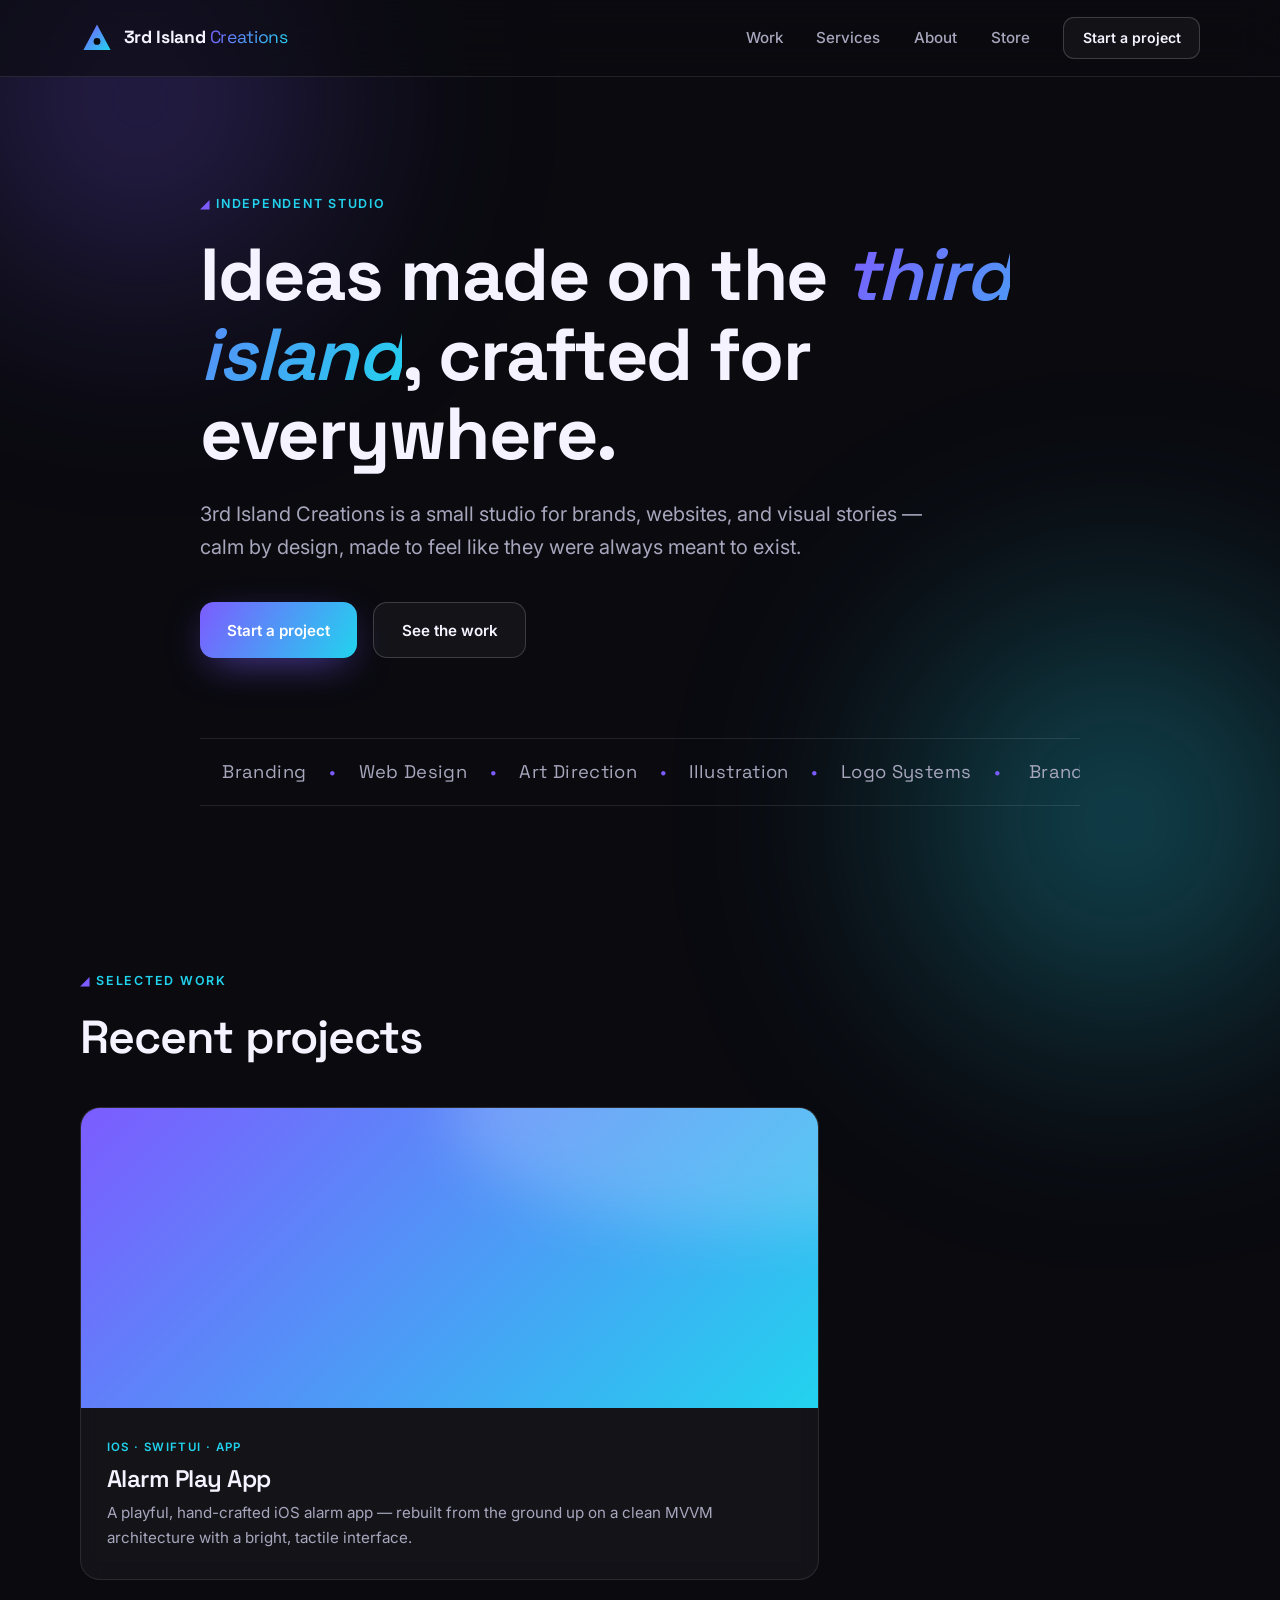
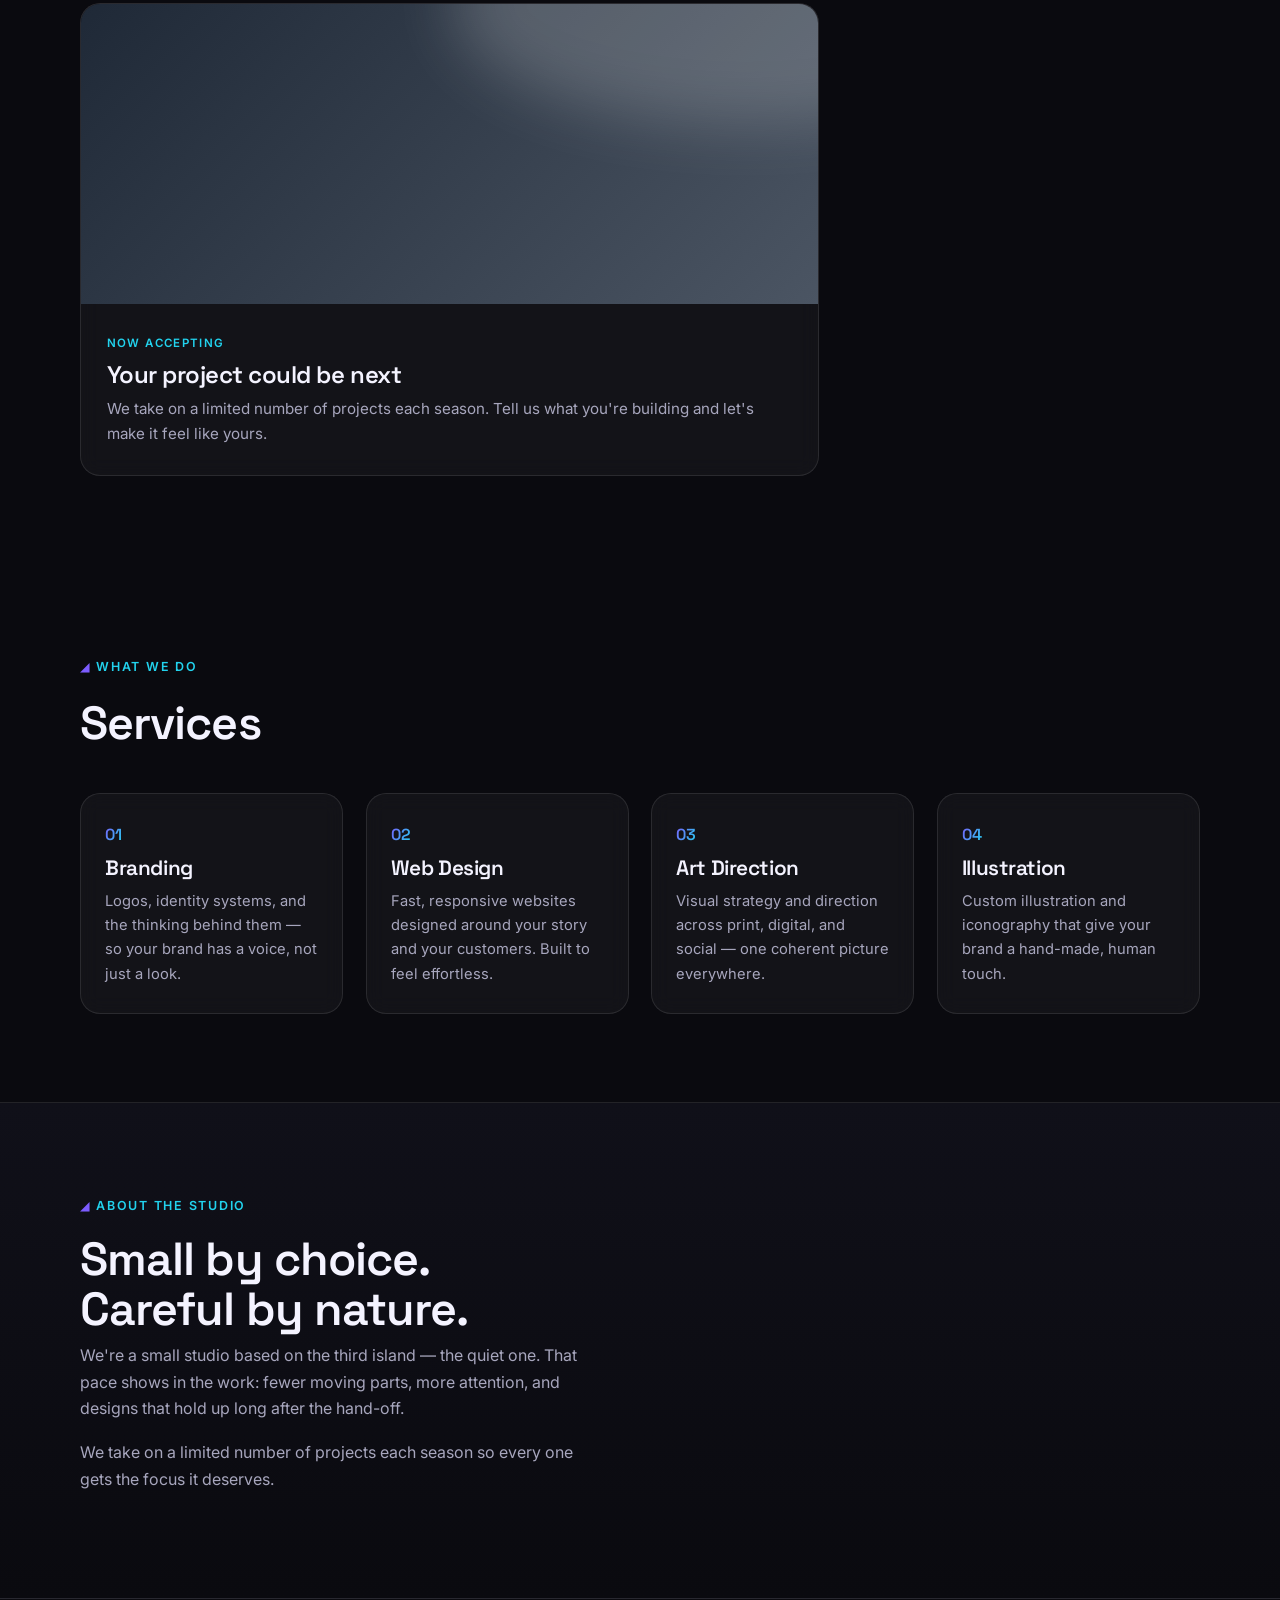
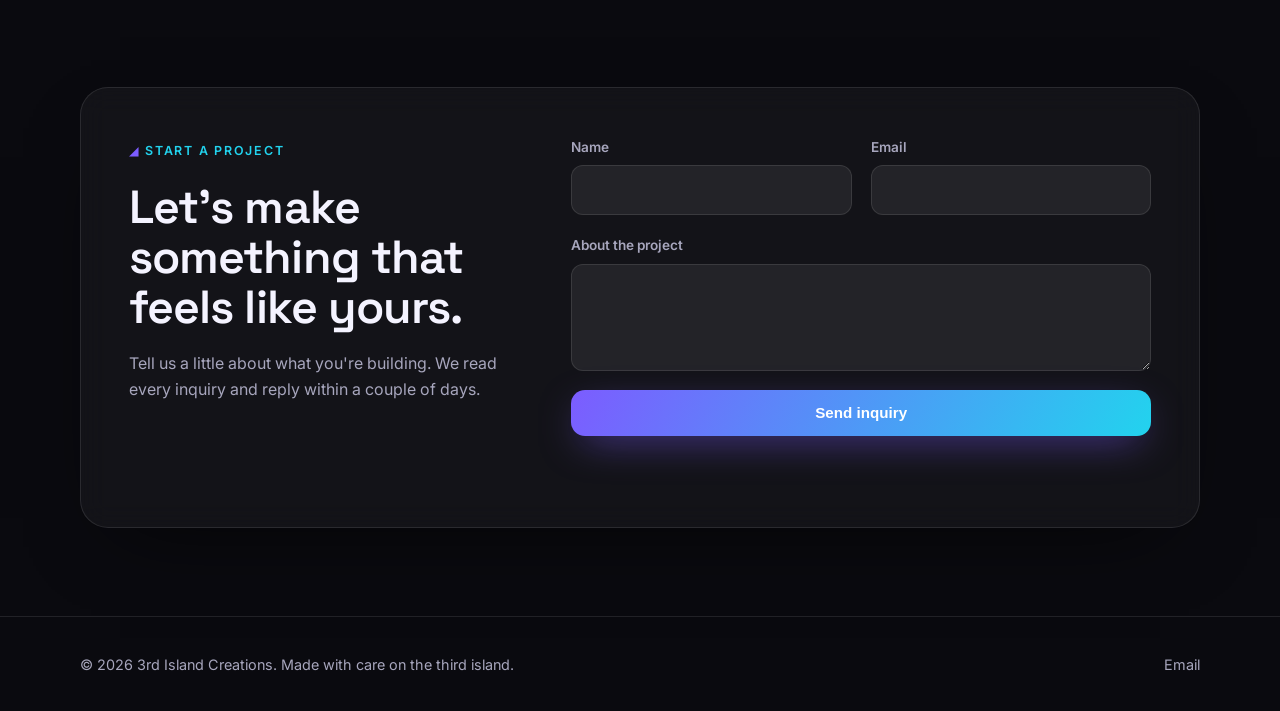
<file: index.html>
<!DOCTYPE html>
<html lang="en">
<head>
<meta charset="UTF-8" />
<meta name="viewport" content="width=device-width, initial-scale=1.0" />
<title>3rd Island Creations — Creative Studio</title>
<meta name="description" content="3rd Island Creations is a creative studio crafting brands, websites, and visual stories that feel like home. Made on the third island." />
<link rel="preconnect" href="https://fonts.googleapis.com" />
<link rel="preconnect" href="https://fonts.gstatic.com" crossorigin />
<link href="https://fonts.googleapis.com/css2?family=Space+Grotesk:wght@400;500;600;700&family=Inter:wght@400;500;600&display=swap" rel="stylesheet" />
<link rel="stylesheet" href="css/styles.css" />
</head>
<body>

<a class="skip-link" href="#main">Skip to content</a>

<!-- NAV -->
<header class="nav" id="nav">
  <div class="container nav__inner">
    <a class="nav__brand" href="#top">
      <svg class="nav__mark" viewBox="0 0 40 40" aria-hidden="true">
        <defs>
          <linearGradient id="markGrad" x1="0" y1="0" x2="1" y2="1">
            <stop offset="0" stop-color="#7c5cff"/>
            <stop offset="1" stop-color="#22d3ee"/>
          </linearGradient>
        </defs>
        <path class="mark-fill" d="M20 4 L36 34 H4 Z"/>
        <circle cx="20" cy="24" r="4" fill="#0a0a0f"/>
      </svg>
      <span class="nav__word">3rd Island <em>Creations</em></span>
    </a>
    <nav class="nav__links" aria-label="Primary">
      <a href="#work">Work</a>
      <a href="#services">Services</a>
      <a href="#about">About</a>
      <a href="store.html">Store</a>
      <a href="#contact" class="btn btn--sm">Start a project</a>
    </nav>
    <button class="nav__toggle" aria-label="Menu" aria-expanded="false" aria-controls="mobile-menu">
      <span></span><span></span>
    </button>
  </div>
  <div class="mobile-menu" id="mobile-menu">
    <a href="#work">Work</a>
    <a href="#services">Services</a>
    <a href="#about">About</a>
    <a href="store.html">Store</a>
    <a href="#contact">Contact</a>
  </div>
</header>

<main id="main">

  <!-- HERO -->
  <section class="hero">
    <div class="container hero__inner">
      <p class="eyebrow">Independent studio</p>
      <h1 class="hero__title">Ideas made on the <span class="accent">third island</span>, crafted for everywhere.</h1>
      <p class="hero__lede">3rd Island Creations is a small studio for brands, websites, and visual stories — calm by design, made to feel like they were always meant to exist.</p>
      <div class="hero__actions">
        <a class="btn btn--primary" href="#contact">Start a project</a>
        <a class="btn btn--ghost" href="#work">See the work</a>
      </div>
      <div class="hero__marquee" aria-hidden="true">
        <span>Branding</span><i>•</i><span>Web Design</span><i>•</i><span>Art Direction</span><i>•</i><span>Illustration</span><i>•</i><span>Logo Systems</span><i>•</i>
        <span>Branding</span><i>•</i><span>Web Design</span><i>•</i><span>Art Direction</span><i>•</i><span>Illustration</span><i>•</i><span>Logo Systems</span><i>•</i>
      </div>
    </div>
  </section>

  <!-- WORK / PORTFOLIO -->
  <section class="section work" id="work">
    <div class="container">
      <div class="section__head">
        <p class="section__kicker">Selected Work</p>
        <h2 class="section__title">Recent projects</h2>
      </div>
      <div class="grid work__grid">
        <article class="card card--feature">
          <div class="card__swatch swatch--a"></div>
          <div class="card__body">
            <span class="card__tag">iOS · SwiftUI · App</span>
            <h3>Alarm Play App</h3>
            <p>A playful, hand-crafted iOS alarm app — rebuilt from the ground up on a clean MVVM architecture with a bright, tactile interface.</p>
          </div>
        </article>
        <article class="card card--feature">
          <div class="card__swatch swatch--d"></div>
          <div class="card__body">
            <span class="card__tag">Now accepting</span>
            <h3>Your project could be next</h3>
            <p>We take on a limited number of projects each season. Tell us what you're building and let's make it feel like yours.</p>
          </div>
        </article>
      </div>
    </div>
  </section>

  <!-- SERVICES -->
  <section class="section services" id="services">
    <div class="container">
      <div class="section__head">
        <p class="section__kicker">What we do</p>
        <h2 class="section__title">Services</h2>
      </div>
      <div class="grid services__grid">
        <div class="service">
          <span class="service__num">01</span>
          <h3>Branding</h3>
          <p>Logos, identity systems, and the thinking behind them — so your brand has a voice, not just a look.</p>
        </div>
        <div class="service">
          <span class="service__num">02</span>
          <h3>Web Design</h3>
          <p>Fast, responsive websites designed around your story and your customers. Built to feel effortless.</p>
        </div>
        <div class="service">
          <span class="service__num">03</span>
          <h3>Art Direction</h3>
          <p>Visual strategy and direction across print, digital, and social — one coherent picture everywhere.</p>
        </div>
        <div class="service">
          <span class="service__num">04</span>
          <h3>Illustration</h3>
          <p>Custom illustration and iconography that give your brand a hand-made, human touch.</p>
        </div>
      </div>
    </div>
  </section>

  <!-- ABOUT -->
  <section class="section about" id="about">
    <div class="container about__inner">
      <div class="about__blurb">
        <p class="section__kicker">About the studio</p>
        <h2 class="section__title">Small by choice. <br>Careful by nature.</h2>
        <p>We're a small studio based on the third island — the quiet one. That pace shows in the work: fewer moving parts, more attention, and designs that hold up long after the hand-off.</p>
        <p>We take on a limited number of projects each season so every one gets the focus it deserves.</p>
      </div>
    </div>
  </section>

  <!-- CONTACT -->
  <section class="section contact" id="contact">
    <div class="container">
      <div class="contact__card">
        <div class="contact__intro">
          <p class="section__kicker">Start a project</p>
          <h2 class="section__title">Let's make something that feels like yours.</h2>
          <p>Tell us a little about what you're building. We read every inquiry and reply within a couple of days.</p>
        </div>
        <form class="contact__form" id="contact-form" novalidate>
          <div class="field">
            <label for="name">Name</label>
            <input type="text" id="name" name="name" autocomplete="name" required />
          </div>
          <div class="field">
            <label for="email">Email</label>
            <input type="email" id="email" name="email" autocomplete="email" required />
          </div>
          <div class="field field--full">
            <label for="message">About the project</label>
            <textarea id="message" name="message" rows="4" required></textarea>
          </div>
          <button class="btn btn--primary field--full" type="submit">Send inquiry</button>
          <p class="form-status" id="form-status" role="status"></p>
        </form>
      </div>
    </div>
  </section>

</main>

<footer class="footer">
  <div class="container footer__inner">
    <p>© <span id="year"></span> 3rd Island Creations. Made with care on the third island.</p>
    <div class="footer__social">
      <a href="mailto:jng@3rdislandcreations.com">Email</a>
    </div>
  </div>
</footer>

<script src="js/main.js"></script>
</body>
</html>
</file>
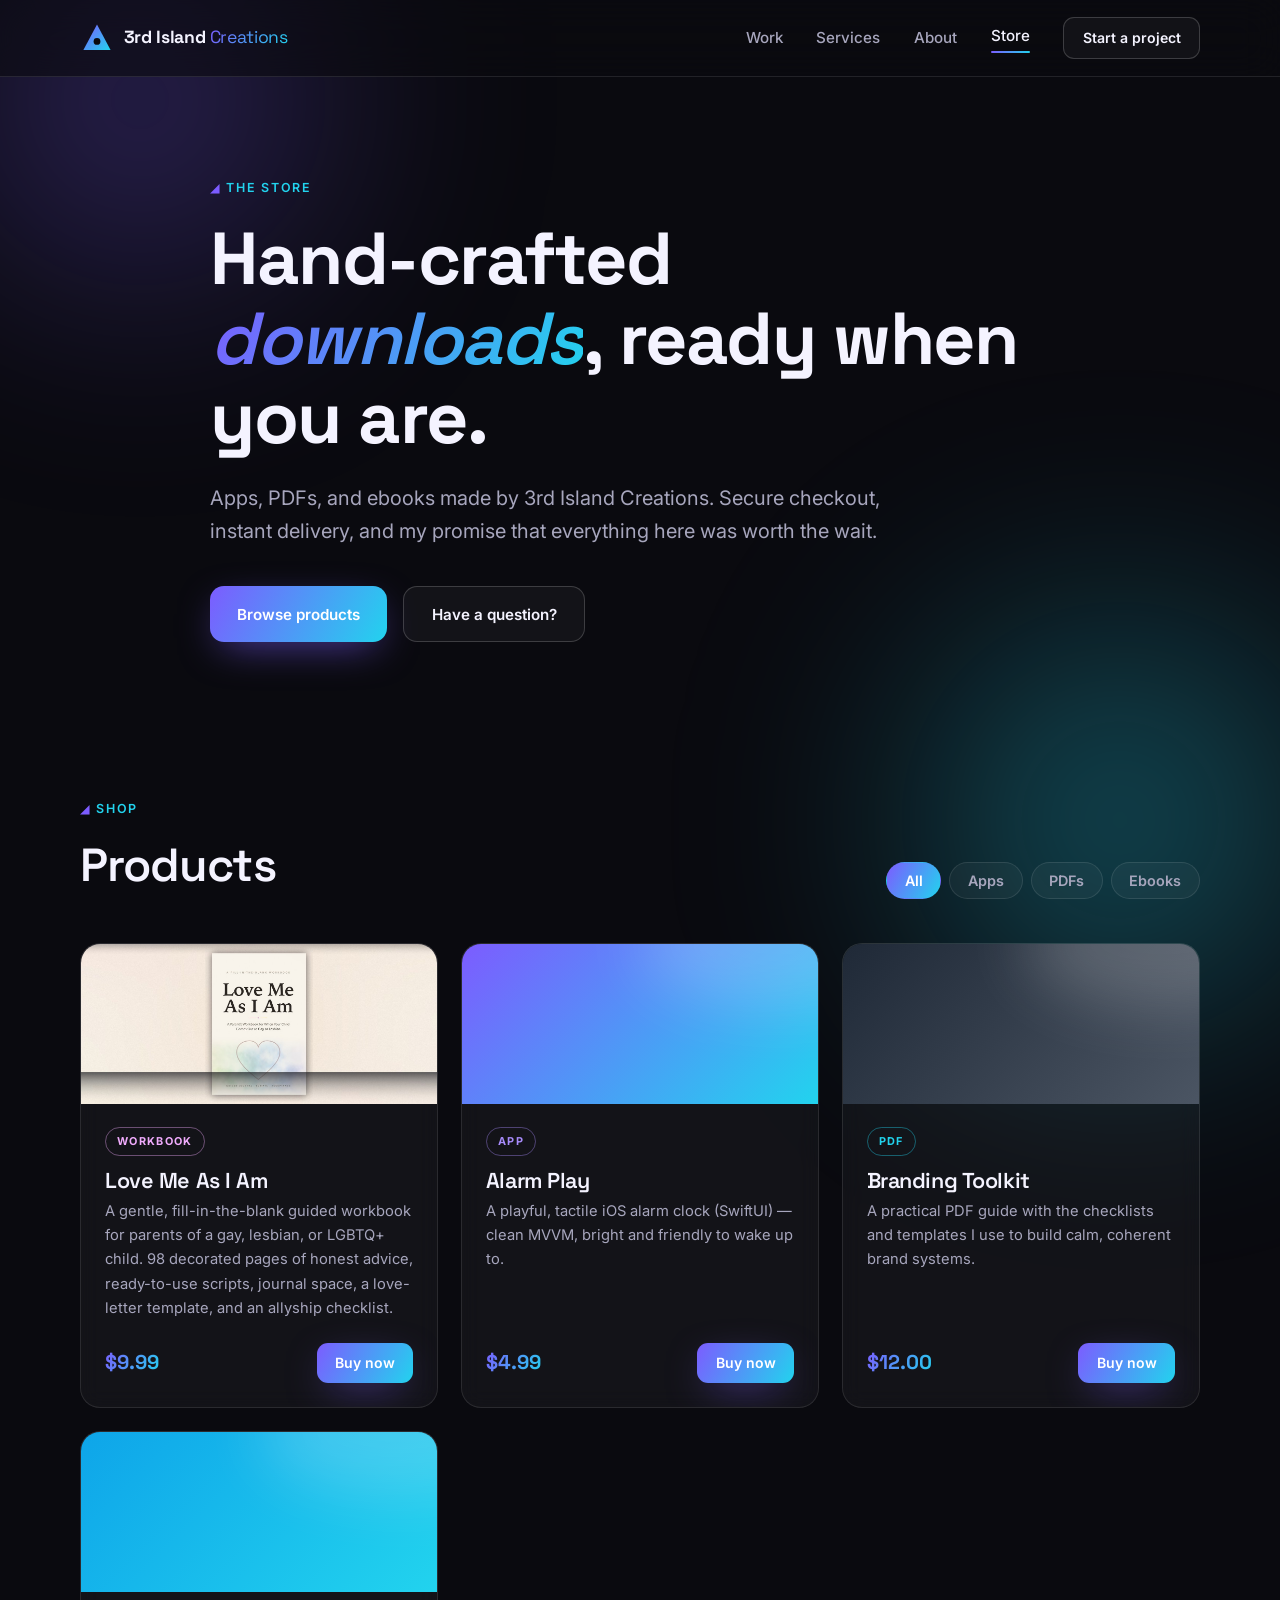
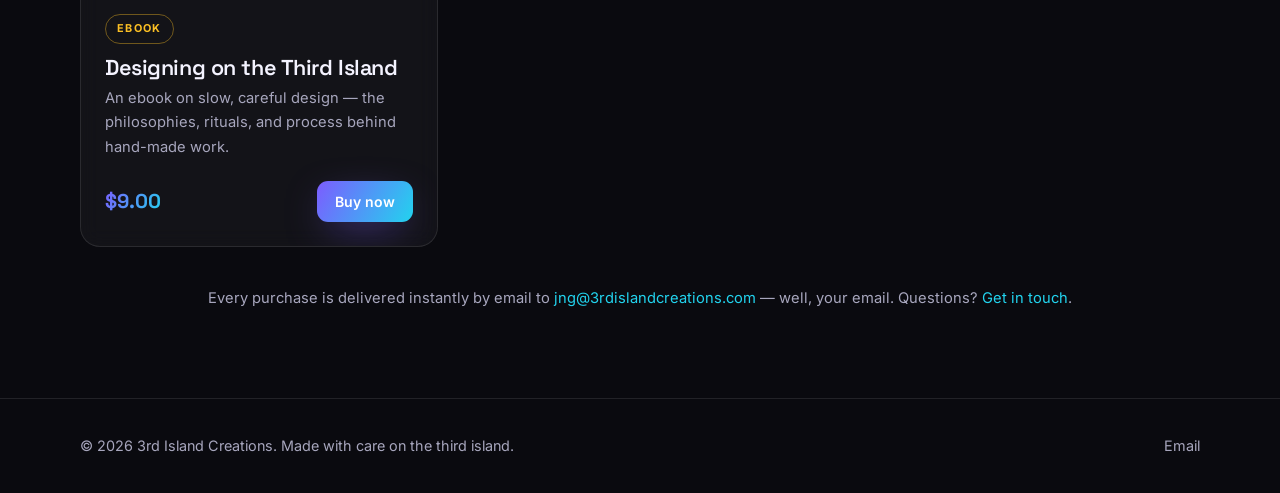
<file: store.html>
<!DOCTYPE html>
<html lang="en">
<head>
<meta charset="UTF-8" />
<meta name="viewport" content="width=device-width, initial-scale=1.0" />
<title>Store — 3rd Island Creations</title>
<meta name="description" content="Shop apps, PDFs, and ebooks from 3rd Island Creations. Instant digital delivery after a secure checkout." />
<link rel="preconnect" href="https://fonts.googleapis.com" />
<link rel="preconnect" href="https://fonts.gstatic.com" crossorigin />
<link href="https://fonts.googleapis.com/css2?family=Space+Grotesk:wght@400;500;600;700&family=Inter:wght@400;500;600&display=swap" rel="stylesheet" />
<link rel="stylesheet" href="css/styles.css" />
</head>
<body>

<a class="skip-link" href="#main">Skip to content</a>

<!-- NAV -->
<header class="nav" id="nav">
  <div class="container nav__inner">
    <a class="nav__brand" href="index.html#top">
      <svg class="nav__mark" viewBox="0 0 40 40" aria-hidden="true">
        <defs>
          <linearGradient id="markGrad" x1="0" y1="0" x2="1" y2="1">
            <stop offset="0" stop-color="#7c5cff"/>
            <stop offset="1" stop-color="#22d3ee"/>
          </linearGradient>
        </defs>
        <path class="mark-fill" d="M20 4 L36 34 H4 Z"/>
        <circle cx="20" cy="24" r="4" fill="#0a0a0f"/>
      </svg>
      <span class="nav__word">3rd Island <em>Creations</em></span>
    </a>
    <nav class="nav__links" aria-label="Primary">
      <a href="index.html#work">Work</a>
      <a href="index.html#services">Services</a>
      <a href="index.html#about">About</a>
      <a href="store.html" class="is-active">Store</a>
      <a href="index.html#contact" class="btn btn--sm">Start a project</a>
    </nav>
    <button class="nav__toggle" aria-label="Menu" aria-expanded="false" aria-controls="mobile-menu">
      <span></span><span></span>
    </button>
  </div>
  <div class="mobile-menu" id="mobile-menu">
    <a href="index.html#work">Work</a>
    <a href="index.html#services">Services</a>
    <a href="index.html#about">About</a>
    <a href="store.html">Store</a>
    <a href="index.html#contact">Contact</a>
  </div>
</header>

<main id="main">

  <!-- STORE HERO -->
  <section class="hero store-hero">
    <div class="container store-hero__inner">
      <p class="eyebrow">The Store</p>
      <h1 class="hero__title">Hand-crafted <span class="accent">downloads</span>, ready when you are.</h1>
      <p class="hero__lede">Apps, PDFs, and ebooks made by 3rd Island Creations. Secure checkout, instant delivery, and my promise that everything here was worth the wait.</p>
      <div class="hero__actions">
        <a class="btn btn--primary" href="#products">Browse products</a>
        <a class="btn btn--ghost" href="index.html#contact">Have a question?</a>
      </div>
    </div>
  </section>

  <!-- PRODUCTS -->
  <section class="section store" id="products">
    <div class="container">
      <div class="section__head store__head">
        <div>
          <p class="section__kicker">Shop</p>
          <h2 class="section__title">Products</h2>
        </div>
        <div class="store__filters" role="tablist" aria-label="Filter products by type">
          <button class="filter-btn is-active" data-filter="all" role="tab" aria-selected="true">All</button>
          <button class="filter-btn" data-filter="apps" role="tab" aria-selected="false">Apps</button>
          <button class="filter-btn" data-filter="pdfs" role="tab" aria-selected="false">PDFs</button>
          <button class="filter-btn" data-filter="ebooks" role="tab" aria-selected="false">Ebooks</button>
        </div>
      </div>

      <div class="grid store__grid" id="product-grid">

        <!-- ============================================================
             PRODUCT TEMPLATE
             Duplicate a card to add a product. To wire up real payments:
             1. Create a Payment Link in your Stripe dashboard
                (dashboard.stripe.com -> Payment Links -> + Create)
             2. Replace the href below with your Stripe link, e.g.
                https://buy.stripe.com/your-link-here
             3. Change the price text and the kind/data-filter badge.
             ============================================================ -->
        <!-- ============================================================
             LOVE ME AS I AM — printable workbook
             LIVE: Stripe Payment Link $9.99 (wired below, data-buy).
             In Stripe, "After payment" -> "Redirect to a URL" must point at
               http://3rdislandcreations.com/thanks.html
             NOTE THE PROTOCOL: use http://, not https://. The custom domain's
             TLS certificate has never been provisioned, so an https:// redirect
             lands buyers on a NET::ERR_CERT_COMMON_NAME_INVALID error page and
             they never reach their download. Once Settings -> Pages has issued
             the cert, switch this to https://.
             Delivery happens on thanks.html (the zip is unlisted, not indexed).
             ============================================================ -->
        <article class="product" data-category="pdfs">
          <div class="product__media product__media--photo"></div>
          <div class="product__body">
            <span class="product__kind product__kind--book">Workbook</span>
            <h3>Love Me As I Am</h3>
            <p>A gentle, fill-in-the-blank guided workbook for parents of a gay, lesbian, or LGBTQ+ child. 98 decorated pages of honest advice, ready-to-use scripts, journal space, a love-letter template, and an allyship checklist.</p>
            <div class="product__foot">
              <span class="product__price">$9.99</span>
              <!-- Stripe payment link — created 30 Sep, $9.99, redirects to /thanks.html -->
              <a class="btn btn--primary btn--sm" href="https://buy.stripe.com/fZubJ1ddKgFCd252CJ7g400" rel="nofollow" data-buy>Buy now</a>
            </div>
          </div>
        </article>

        <article class="product" data-category="apps">
          <div class="product__media swatch--a"></div>
          <div class="product__body">
            <span class="product__kind product__kind--app">App</span>
            <h3>Alarm Play</h3>
            <p>A playful, tactile iOS alarm clock (SwiftUI) — clean MVVM, bright and friendly to wake up to.</p>
            <div class="product__foot">
              <span class="product__price">$4.99</span>
              <!-- TEMPLATE: replace href with your Stripe payment link -->
              <a class="btn btn--primary btn--sm" href="#" rel="nofollow" data-buy>Buy now</a>
            </div>
          </div>
        </article>

        <article class="product" data-category="pdfs">
          <div class="product__media swatch--d"></div>
          <div class="product__body">
            <span class="product__kind product__kind--pdf">PDF</span>
            <h3>Branding Toolkit</h3>
            <p>A practical PDF guide with the checklists and templates I use to build calm, coherent brand systems.</p>
            <div class="product__foot">
              <span class="product__price">$12.00</span>
              <a class="btn btn--primary btn--sm" href="#" rel="nofollow" data-buy>Buy now</a>
            </div>
          </div>
        </article>

        <article class="product" data-category="ebooks">
          <div class="product__media swatch--b"></div>
          <div class="product__body">
            <span class="product__kind product__kind--ebook">Ebook</span>
            <h3>Designing on the Third Island</h3>
            <p>An ebook on slow, careful design — the philosophies, rituals, and process behind hand-made work.</p>
            <div class="product__foot">
              <span class="product__price">$9.00</span>
              <a class="btn btn--primary btn--sm" href="#" rel="nofollow" data-buy>Buy now</a>
            </div>
          </div>
        </article>

      </div>

      <p class="store__note">Every purchase is delivered instantly by email to <a href="mailto:jng@3rdislandcreations.com">jng@3rdislandcreations.com</a> — well, your email. Questions? <a href="index.html#contact">Get in touch</a>.</p>
    </div>
  </section>

</main>

<footer class="footer">
  <div class="container footer__inner">
    <p>© <span id="year"></span> 3rd Island Creations. Made with care on the third island.</p>
    <div class="footer__social">
      <a href="mailto:jng@3rdislandcreations.com">Email</a>
    </div>
  </div>
</footer>

<script src="js/main.js"></script>
</body>
</html>
</file>
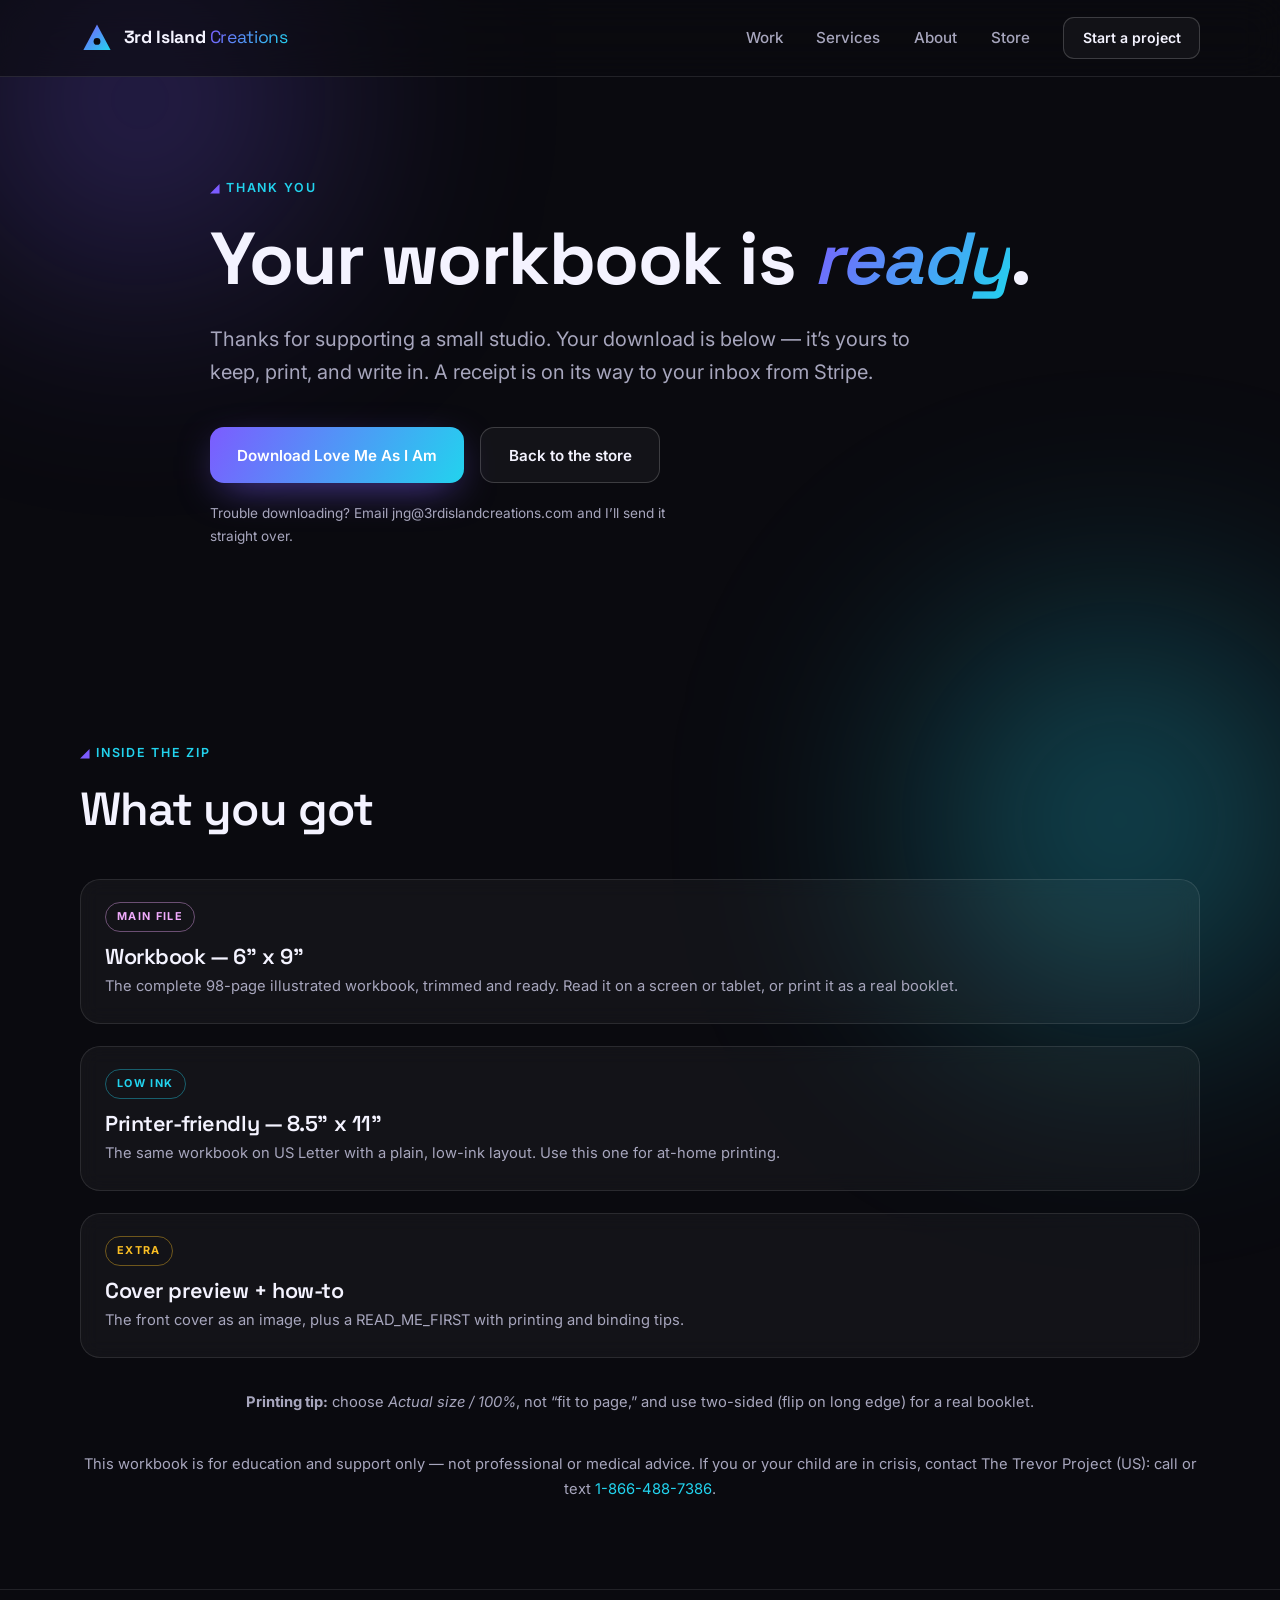
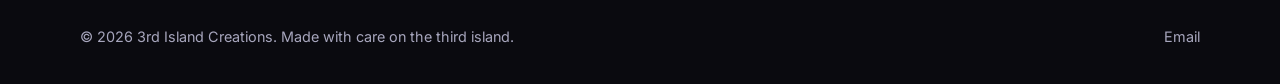
<file: thanks.html>
<!DOCTYPE html>
<html lang="en">
<head>
<meta charset="UTF-8" />
<meta name="viewport" content="width=device-width, initial-scale=1.0" />
<title>Thank you — 3rd Island Creations</title>
<meta name="robots" content="noindex, nofollow" />
<meta name="description" content="Your Love Me As I Am workbook download." />
<link rel="preconnect" href="https://fonts.googleapis.com" />
<link rel="preconnect" href="https://fonts.gstatic.com" crossorigin />
<link href="https://fonts.googleapis.com/css2?family=Space+Grotesk:wght@400;500;600;700&family=Inter:wght@400;500;600&display=swap" rel="stylesheet" />
<link rel="stylesheet" href="css/styles.css" />
</head>
<body>

<a class="skip-link" href="#main">Skip to content</a>

<!-- NAV -->
<header class="nav" id="nav">
  <div class="container nav__inner">
    <a class="nav__brand" href="index.html#top">
      <svg class="nav__mark" viewBox="0 0 40 40" aria-hidden="true">
        <defs>
          <linearGradient id="markGrad" x1="0" y1="0" x2="1" y2="1">
            <stop offset="0" stop-color="#7c5cff"/>
            <stop offset="1" stop-color="#22d3ee"/>
          </linearGradient>
        </defs>
        <path class="mark-fill" d="M20 4 L36 34 H4 Z"/>
        <circle cx="20" cy="24" r="4" fill="#0a0a0f"/>
      </svg>
      <span class="nav__word">3rd Island <em>Creations</em></span>
    </a>
    <nav class="nav__links" aria-label="Primary">
      <a href="index.html#work">Work</a>
      <a href="index.html#services">Services</a>
      <a href="index.html#about">About</a>
      <a href="store.html">Store</a>
      <a href="index.html#contact" class="btn btn--sm">Start a project</a>
    </nav>
    <button class="nav__toggle" aria-label="Menu" aria-expanded="false" aria-controls="mobile-menu">
      <span></span><span></span>
    </button>
  </div>
  <div class="mobile-menu" id="mobile-menu">
    <a href="index.html#work">Work</a>
    <a href="index.html#services">Services</a>
    <a href="index.html#about">About</a>
    <a href="store.html">Store</a>
    <a href="index.html#contact">Contact</a>
  </div>
</header>

<main id="main">

  <section class="hero store-hero">
    <div class="container store-hero__inner">
      <p class="eyebrow">Thank you</p>
      <h1 class="hero__title">Your workbook is <span class="accent">ready</span>.</h1>
      <p class="hero__lede">Thanks for supporting a small studio. Your download is below &mdash; it&rsquo;s yours to keep, print, and write in. A receipt is on its way to your inbox from Stripe.</p>
      <div class="hero__actions">
        <!-- ============================================================
             THE DOWNLOAD
             This path is deliberately hard to guess. If you ever move or
             rename the zip, update this href and the one in the
             "print at home" note below.
             ============================================================ -->
        <a class="btn btn--primary" href="dl/ee432fb71d94fd8150fb/Love-Me-As-I-Am_Download.zip" download>
          Download Love Me As I Am
        </a>
        <a class="btn btn--ghost" href="store.html">Back to the store</a>
      </div>
      <p class="hero__lede" style="margin-top:1.2rem;font-size:.85rem;">
        Trouble downloading? Email
        <a href="mailto:jng@3rdislandcreations.com?subject=Love%20Me%20As%20I%20Am%20download">jng@3rdislandcreations.com</a>
        and I&rsquo;ll send it straight over.
      </p>
    </div>
  </section>

  <section class="section" id="inside">
    <div class="container">
      <div class="section__head">
        <div>
          <p class="section__kicker">Inside the zip</p>
          <h2 class="section__title">What you got</h2>
        </div>
      </div>

      <div class="grid">
        <article class="product">
          <div class="product__body">
            <span class="product__kind product__kind--book">Main file</span>
            <h3>Workbook &mdash; 6&quot; x 9&quot;</h3>
            <p>The complete 98-page illustrated workbook, trimmed and ready. Read it on a screen or tablet, or print it as a real booklet.</p>
          </div>
        </article>

        <article class="product">
          <div class="product__body">
            <span class="product__kind product__kind--pdf">Low ink</span>
            <h3>Printer-friendly &mdash; 8.5&quot; x 11&quot;</h3>
            <p>The same workbook on US Letter with a plain, low-ink layout. Use this one for at-home printing.</p>
          </div>
        </article>

        <article class="product">
          <div class="product__body">
            <span class="product__kind product__kind--ebook">Extra</span>
            <h3>Cover preview + how-to</h3>
            <p>The front cover as an image, plus a READ_ME_FIRST with printing and binding tips.</p>
          </div>
        </article>
      </div>

      <p class="store__note" style="margin-top:2rem;">
        <strong>Printing tip:</strong> choose <em>Actual size / 100%</em>, not &ldquo;fit to page,&rdquo;
        and use two-sided (flip on long edge) for a real booklet.
      </p>

      <p class="store__note">
        This workbook is for education and support only &mdash; not professional or medical advice.
        If you or your child are in crisis, contact The Trevor Project (US): call or text
        <a href="tel:18664887386">1-866-488-7386</a>.
      </p>
    </div>
  </section>

</main>

<footer class="footer">
  <div class="container footer__inner">
    <p>&copy; <span id="year"></span> 3rd Island Creations. Made with care on the third island.</p>
    <div class="footer__social">
      <a href="mailto:jng@3rdislandcreations.com">Email</a>
    </div>
  </div>
</footer>

<script src="js/main.js"></script>
</body>
</html>
</file>
<file: css/styles.css>
/* ============================================================
   3rd Island Creations — modern dark theme
   Palette: ink black, glass surfaces, electric gradient accent
   ============================================================ */
:root{
  --bg:#0a0a0f;
  --bg-2:#101019;
  --surface:rgba(255,255,255,.04);
  --surface-2:rgba(255,255,255,.07);
  --border:rgba(255,255,255,.10);
  --border-strong:rgba(255,255,255,.18);
  --text:#f4f3ff;
  --muted:#a7a6bd;
  --accent:#7c5cff;
  --accent-2:#22d3ee;
  --grad:linear-gradient(120deg,#7c5cff 0%,#22d3ee 100%);
  --radius:20px;
  --shadow:0 30px 80px -40px rgba(0,0,0,.8);
  --max:1120px;
}

*{margin:0;padding:0;box-sizing:border-box}
html{scroll-behavior:smooth}
body{
  font-family:'Inter',system-ui,-apple-system,Segoe UI,sans-serif;
  background:var(--bg);
  color:var(--text);
  line-height:1.65;
  -webkit-font-smoothing:antialiased;
  overflow-x:hidden;
}
/* ambient background glows */
body::before,body::after{
  content:"";position:fixed;z-index:-1;filter:blur(120px);opacity:.5;pointer-events:none;
}
body::before{width:520px;height:520px;background:radial-gradient(circle,#7c5cff,transparent 65%);top:-160px;left:-120px}
body::after{width:600px;height:600px;background:radial-gradient(circle,#22d3ee,transparent 65%);bottom:-220px;right:-140px}

h1,h2,h3{font-family:'Space Grotesk',sans-serif;font-weight:600;line-height:1.08;letter-spacing:-.02em}
img{max-width:100%;display:block}
a{color:inherit;text-decoration:none}
.container{width:min(var(--max),92%);margin-inline:auto}
.skip-link{position:absolute;left:-999px;top:0;z-index:100;background:#fff;color:#000;padding:.8rem 1.2rem;border-radius:0 0 8px 0}
.skip-link:focus{left:0}
::selection{background:var(--accent);color:#fff}

/* ---------- Buttons ---------- */
.btn{
  display:inline-flex;align-items:center;justify-content:center;gap:.5rem;
  padding:.9rem 1.7rem;border-radius:14px;font-weight:600;font-size:.95rem;
  border:1px solid var(--border-strong);color:var(--text);cursor:pointer;
  transition:transform .18s ease,box-shadow .18s ease,background .18s ease,border-color .18s ease;
  background:var(--surface);
}
.btn--sm{padding:.55rem 1.15rem;font-size:.88rem;border-radius:11px}
.btn--primary{
  background:var(--grad);border:none;color:#fff;
  box-shadow:0 12px 40px -12px rgba(124,92,255,.7);
}
.btn--primary:hover{transform:translateY(-2px);box-shadow:0 18px 50px -12px rgba(124,92,255,.9)}
.btn--ghost:hover{background:var(--surface-2);border-color:#fff;transform:translateY(-2px)}

/* ---------- Nav ---------- */
.nav{position:sticky;top:0;z-index:50;border-bottom:1px solid var(--border);
  background:rgba(10,10,15,.6);backdrop-filter:blur(20px);-webkit-backdrop-filter:blur(20px)}
.nav__inner{display:flex;align-items:center;justify-content:space-between;height:76px}
.nav__brand{display:flex;align-items:center;gap:.6rem;font-family:'Space Grotesk',sans-serif;font-weight:700;font-size:1.1rem;letter-spacing:-.01em}
.nav__mark{width:34px;height:34px;flex:none}
.nav__mark .mark-fill{fill:url(#markGrad)}
.nav__word em{font-style:normal;font-weight:400;background:var(--grad);-webkit-background-clip:text;background-clip:text;color:transparent}
.nav__links{display:flex;align-items:center;gap:2.1rem;font-size:.95rem;font-weight:500;color:var(--muted)}
.nav__links a:not(.btn){transition:color .15s}
.nav__links a:not(.btn):hover{color:var(--text)}
.nav__links a.is-active{color:var(--text)}
.nav__links a.is-active::after{content:"";display:block;height:2px;background:var(--grad);border-radius:2px;margin-top:2px}
.nav__toggle{display:none;flex-direction:column;gap:5px;background:none;border:0;cursor:pointer;padding:.4rem}
.nav__toggle span{width:24px;height:2px;background:var(--text);transition:.25s;border-radius:2px}
.mobile-menu{display:none;flex-direction:column;gap:1.1rem;padding:1.2rem 4%;background:rgba(10,10,15,.95);border-bottom:1px solid var(--border);backdrop-filter:blur(20px)}
.mobile-menu a{font-weight:500;font-size:1.05rem;color:var(--muted)}
.mobile-menu.open{display:flex}

/* ---------- Hero ---------- */
.hero{position:relative;padding:7rem 0 4.5rem}
.hero__inner{max-width:880px}
.eyebrow,.section__kicker{
  font-size:.78rem;font-weight:600;letter-spacing:.14em;text-transform:uppercase;
  color:var(--accent-2);margin-bottom:1.3rem;display:inline-block
}
.eyebrow::before,.section__kicker::before{content:"◢ ";color:var(--accent)}
.hero__title{font-size:clamp(2.6rem,7vw,4.6rem);font-weight:700;margin-bottom:1.5rem}
.hero__title .accent{
  background:var(--grad);-webkit-background-clip:text;background-clip:text;color:transparent;
  font-style:italic;font-weight:600
}
.hero__lede{font-size:clamp(1.05rem,2.3vw,1.25rem);color:var(--muted);max-width:56ch;margin-bottom:2.4rem}
.hero__actions{display:flex;gap:1rem;flex-wrap:wrap}
.hero__marquee{
  margin-top:5rem;border-top:1px solid var(--border);border-bottom:1px solid var(--border);
  padding:1.1rem 0;overflow:hidden;white-space:nowrap;
  font-family:'Space Grotesk',sans-serif;font-size:1.15rem;color:var(--muted);letter-spacing:.02em
}
.hero__marquee span{display:inline-block;padding:0 1.4rem}
.hero__marquee i{color:var(--accent);font-style:normal}

/* ---------- Sections ---------- */
.section{padding:5.5rem 0}
.section__head{margin-bottom:2.8rem}
.section__title{font-size:clamp(1.9rem,4.5vw,2.9rem);margin-bottom:.5rem}
.grid{display:grid;gap:1.4rem}

/* ---------- Work ---------- */
.work{position:relative}
.work__grid{grid-template-columns:repeat(12,1fr)}
.card{
  grid-column:span 4;background:var(--surface);border:1px solid var(--border);border-radius:var(--radius);
  overflow:hidden;backdrop-filter:blur(10px);-webkit-backdrop-filter:blur(10px);
  display:flex;flex-direction:column;transition:transform .25s ease,border-color .25s ease,box-shadow .25s ease;
}
.card:hover{transform:translateY(-8px);border-color:var(--border-strong);box-shadow:var(--shadow)}
.card--feature{grid-column:span 8}
.card--feature .card__swatch{height:300px}
.card__swatch{height:220px;position:relative;overflow:hidden}
.swatch--a{background:linear-gradient(135deg,#7c5cff,#22d3ee)}
.swatch--d{background:linear-gradient(135deg,#1f2937,#4b5563)}
.card__swatch::before{content:"";position:absolute;top:-40%;right:-30%;width:80%;height:80%;border-radius:50%;background:rgba(255,255,255,.18);filter:blur(30px)}
.card__body{padding:1.5rem 1.6rem 1.8rem}
.card__tag{font-size:.72rem;font-weight:600;letter-spacing:.12em;text-transform:uppercase;color:var(--accent-2)}
.card__body h3{font-size:1.5rem;margin:.5rem 0 .5rem}
.card__body p{color:var(--muted);font-size:.95rem}

/* ---------- Services ---------- */
.services__grid{grid-template-columns:repeat(4,1fr)}
.service{
  padding:1.7rem 1.5rem;border:1px solid var(--border);border-radius:var(--radius);
  background:var(--surface);backdrop-filter:blur(10px);transition:transform .2s ease,border-color .2s ease;
}
.service:hover{transform:translateY(-6px);border-color:var(--border-strong)}
.service__num{
  font-family:'Space Grotesk',sans-serif;font-size:1rem;font-weight:600;
  background:var(--grad);-webkit-background-clip:text;background-clip:text;color:transparent
}
.service h3{font-size:1.3rem;margin:.5rem 0 .6rem}
.service p{color:var(--muted);font-size:.92rem}

/* ---------- About ---------- */
.about{
  border-top:1px solid var(--border);border-bottom:1px solid var(--border);
  background:linear-gradient(180deg,var(--bg-2),var(--bg));
}
.about .section__kicker{color:var(--accent-2)}
.about__inner{display:grid;grid-template-columns:1.4fr 1fr;gap:3.5rem;align-items:center}
.about__blurb p{color:var(--muted);margin-bottom:1.1rem;max-width:52ch}
.about__stats{list-style:none;display:grid;gap:1.6rem}
.about__stats li{display:flex;flex-direction:column}
.about__stats strong{
  font-family:'Space Grotesk',sans-serif;font-size:3rem;font-weight:600;line-height:1;
  background:var(--grad);-webkit-background-clip:text;background-clip:text;color:transparent
}
.about__stats span{color:var(--muted);font-size:.9rem;margin-top:.3rem}

/* ---------- Contact ---------- */
.contact__card{
  background:var(--surface);border:1px solid var(--border);border-radius:28px;
  backdrop-filter:blur(14px);-webkit-backdrop-filter:blur(14px);
  padding:3rem;display:grid;grid-template-columns:1fr 1.2fr;gap:3rem;box-shadow:var(--shadow);
}
.contact__intro .section__title{margin-bottom:1.1rem}
.contact__intro p:not(.section__kicker){color:var(--muted)}
.contact__form{display:grid;grid-template-columns:1fr 1fr;gap:1.2rem}
.field{display:flex;flex-direction:column;gap:.45rem}
.field--full{grid-column:1/-1}
.field label{font-size:.85rem;font-weight:600;color:var(--muted)}
.field input,.field textarea{
  font-family:inherit;font-size:.98rem;padding:.9rem 1.1rem;color:var(--text);
  background:var(--surface-2);border:1px solid var(--border);border-radius:12px;
  transition:border-color .15s,background .15s,box-shadow .15s;resize:vertical;
}
.field input:focus,.field textarea:focus{
  outline:none;border-color:var(--accent);background:var(--surface);
  box-shadow:0 0 0 4px rgba(124,92,255,.18)
}
.field input.invalid,.field textarea.invalid{border-color:#f87171}
.form-status{margin-top:.4rem;font-size:.95rem;color:var(--accent-2);min-height:1.2em}

/* ---------- Footer ---------- */
.footer{border-top:1px solid var(--border);padding:2.2rem 0}
.footer__inner{display:flex;justify-content:space-between;align-items:center;gap:1rem;flex-wrap:wrap;font-size:.9rem;color:var(--muted)}
.footer__social{display:flex;gap:1.4rem}
.footer__social a{color:var(--muted);transition:color .15s}
.footer__social a:hover{color:var(--text)}

/* ---------- Store ---------- */
.store-hero{padding:6rem 0 4rem}
.store-hero__inner{max-width:860px}
.store__head{display:flex;align-items:flex-end;justify-content:space-between;gap:2rem;flex-wrap:wrap}
.store__filters{display:flex;gap:.5rem;flex-wrap:wrap}
.filter-btn{
  font-family:inherit;font-size:.9rem;font-weight:600;color:var(--muted);cursor:pointer;
  padding:.55rem 1.1rem;border-radius:999px;border:1px solid var(--border);background:var(--surface);
  transition:color .18s,border-color .18s,background .18s;
}
.filter-btn:hover{color:var(--text);border-color:var(--border-strong)}
.filter-btn.is-active{background:var(--grad);border-color:transparent;color:#fff}
.store__grid{grid-template-columns:repeat(3,1fr)}
.product{
  display:flex;flex-direction:column;overflow:hidden;
  background:var(--surface);border:1px solid var(--border);border-radius:var(--radius);
  backdrop-filter:blur(10px);-webkit-backdrop-filter:blur(10px);
  transition:transform .25s ease,border-color .25s ease,box-shadow .25s ease;
}
.product:hover{transform:translateY(-8px);border-color:var(--border-strong);box-shadow:var(--shadow)}
.product__media{height:160px;position:relative;overflow:hidden;flex:none}
.swatch--b{background:linear-gradient(135deg,#0ea5e9,#22d3ee)}
.swatch--c{background:linear-gradient(135deg,#f59e0b,#f97316)}
.product__media::before{content:"";position:absolute;top:-40%;right:-30%;width:80%;height:80%;border-radius:50%;background:rgba(255,255,255,.18);filter:blur(30px)}
.product__media--photo{background:#0d0d14 url(../img/love-me-as-i-am.jpg) center/cover no-repeat}
.product__media--photo::before{display:none}
.product__body{padding:1.4rem 1.5rem 1.5rem;display:flex;flex-direction:column;flex:1}
.product__kind{
  align-self:flex-start;font-size:.68rem;font-weight:700;letter-spacing:.12em;text-transform:uppercase;
  padding:.3rem .7rem;border-radius:999px;border:1px solid var(--border-strong);
}
.product__kind--app{color:#a78bfa;border-color:rgba(167,139,250,.4)}
.product__kind--pdf{color:#22d3ee;border-color:rgba(34,211,238,.4)}
.product__kind--ebook{color:#fbbf24;border-color:rgba(251,191,36,.4)}
.product__kind--book{color:#f0abfc;border-color:rgba(240,171,252,.4)}
.product__body h3{font-size:1.35rem;margin:.8rem 0 .4rem}
.product__body p{color:var(--muted);font-size:.92rem;flex:1}
.product__foot{display:flex;align-items:center;justify-content:space-between;gap:1rem;margin-top:1.4rem}
.product__price{font-family:'Space Grotesk',sans-serif;font-size:1.25rem;font-weight:700;background:var(--grad);-webkit-background-clip:text;background-clip:text;color:transparent}
.product.is-hidden{display:none}
.store__note{margin-top:2.4rem;color:var(--muted);font-size:.92rem;text-align:center}
.store__note a{color:var(--accent-2);transition:color .15s}
.store__note a:hover{color:var(--text)}

/* ---------- Reveal ---------- */
.reveal{opacity:0;transform:translateY(26px);transition:opacity .6s ease,transform .6s ease}
.reveal.visible{opacity:1;transform:none}

/* ============================================================
   Responsive
   ============================================================ */
@media (max-width:920px){
  .card{grid-column:span 6}
  .card--feature{grid-column:span 12}
  .services__grid{grid-template-columns:repeat(2,1fr)}
  .about__inner{grid-template-columns:1fr}
  .store__grid{grid-template-columns:repeat(2,1fr)}
}
@media (max-width:680px){
  .nav__links{display:none}
  .nav__toggle{display:flex}
  .services__grid{grid-template-columns:1fr}
  .contact__card{grid-template-columns:1fr;padding:2rem 1.4rem}
  .contact__form{grid-template-columns:1fr}
  .hero{padding:4.5rem 0 3rem}
  .store__grid{grid-template-columns:1fr}
  .store__head{flex-direction:column;align-items:flex-start}
  .store-hero{padding:4rem 0 3rem}
}
@media (prefers-reduced-motion:reduce){
  html{scroll-behavior:auto}
  *,*::before,*::after{animation:none!important;transition:none!important}
  .reveal{opacity:1;transform:none}
}
</file>
